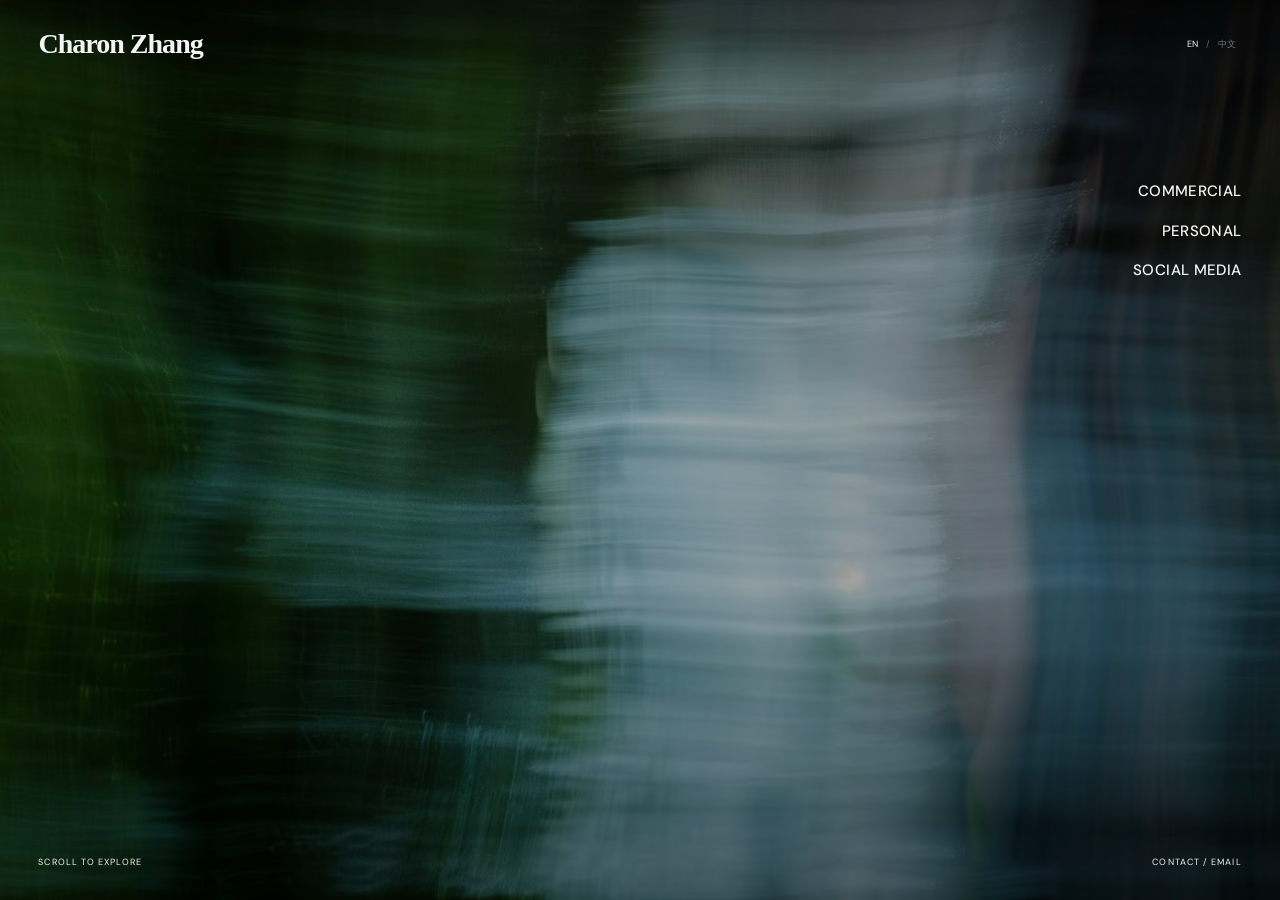
<file: index.html>
<!doctype html>
<html lang="en"><head><meta charset="utf-8"><meta name="viewport" content="width=device-width,initial-scale=1"><meta name="theme-color" content="#101110"><title>Charon Zhang — Film & Visual Stories</title><meta name="description" content="Charon Zhang. Commercial films, personal cinema and social content. A bilingual portfolio of direction, image and sound."><link rel="icon" href="favicon.svg" type="image/svg+xml"><link rel="stylesheet" href="style.css?v=ekit-link-29"><script src="data.js?v=ekit-link-29" defer></script><script src="cover-flow.js?v=ekit-link-29" defer></script><script src="app.js?v=ekit-link-29" defer></script></head><body data-page="index"><a class="skip" href="#main">Skip to content / 跳至内容</a><header id="header"></header><main id="main"></main><footer id="footer"></footer><dialog id="player"><button class="close" aria-label="Close video / 关闭视频">×</button><div id="video-container"></div></dialog></body></html>
</file>
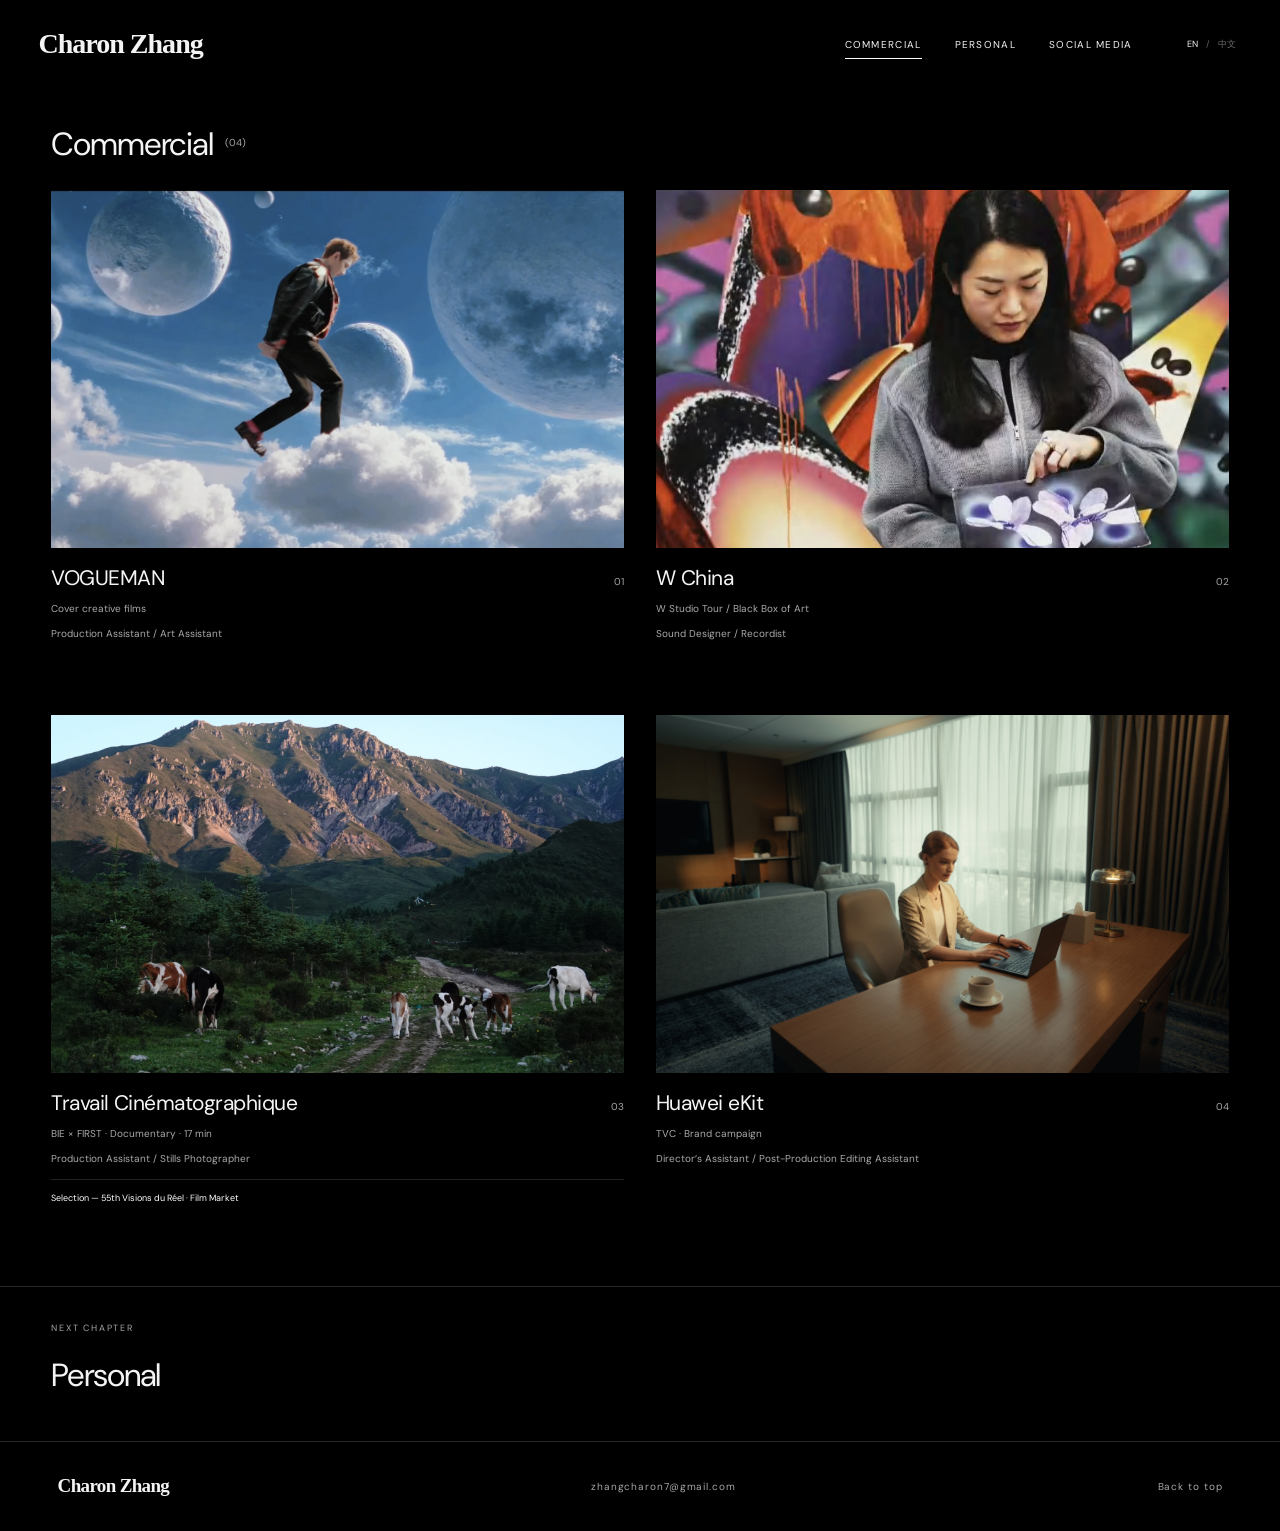
<file: commercial.html>
<!doctype html>
<html lang="en"><head><meta charset="utf-8"><meta name="viewport" content="width=device-width,initial-scale=1"><meta name="theme-color" content="#101110"><title>Charon Zhang — Film & Visual Stories</title><meta name="description" content="Charon Zhang. Commercial films, personal cinema and social content. A bilingual portfolio of direction, image and sound."><link rel="icon" href="favicon.svg" type="image/svg+xml"><link rel="stylesheet" href="style.css?v=ekit-link-29"><script src="data.js?v=ekit-link-29" defer></script><script src="app.js?v=ekit-link-29" defer></script></head><body data-page="commercial"><a class="skip" href="#main">Skip to content / 跳至内容</a><header id="header"></header><main id="main"></main><footer id="footer"></footer><dialog id="player"><button class="close" aria-label="Close video / 关闭视频">×</button><div id="video-container"></div></dialog></body></html>
</file>
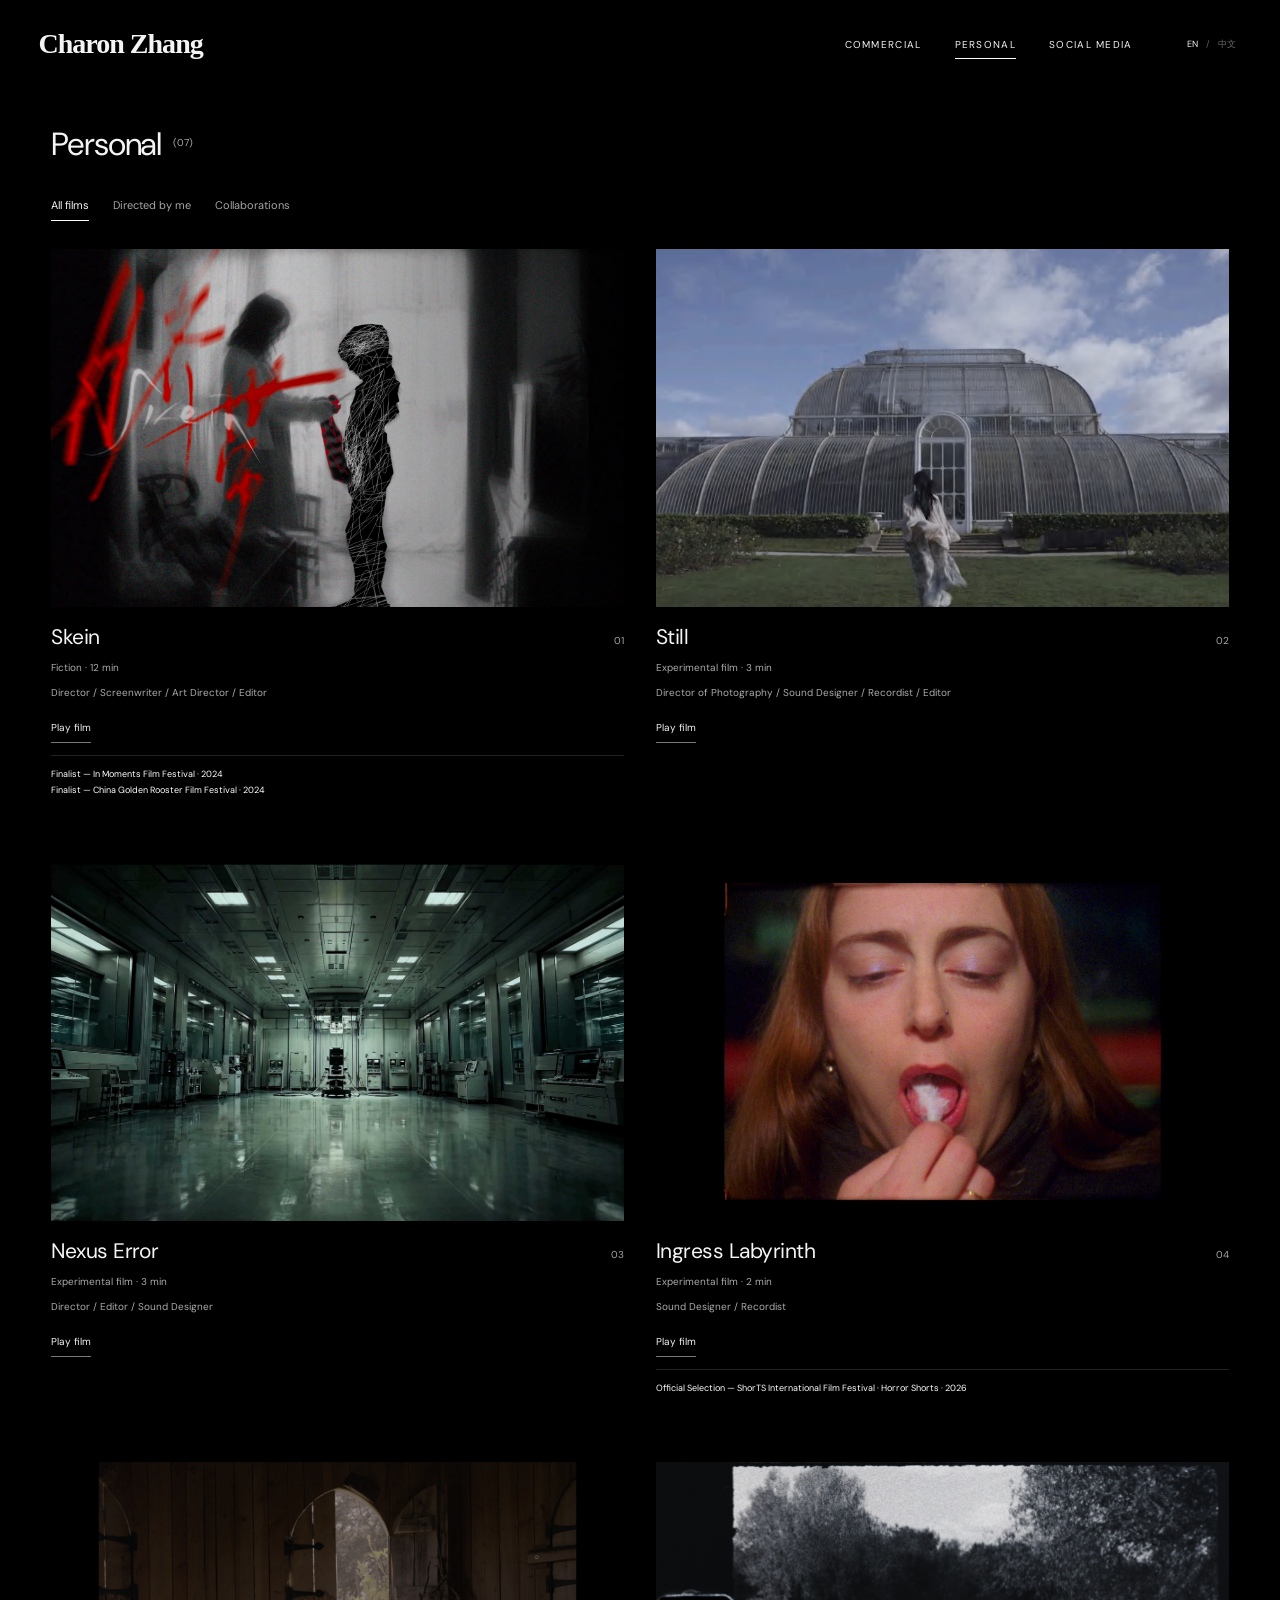
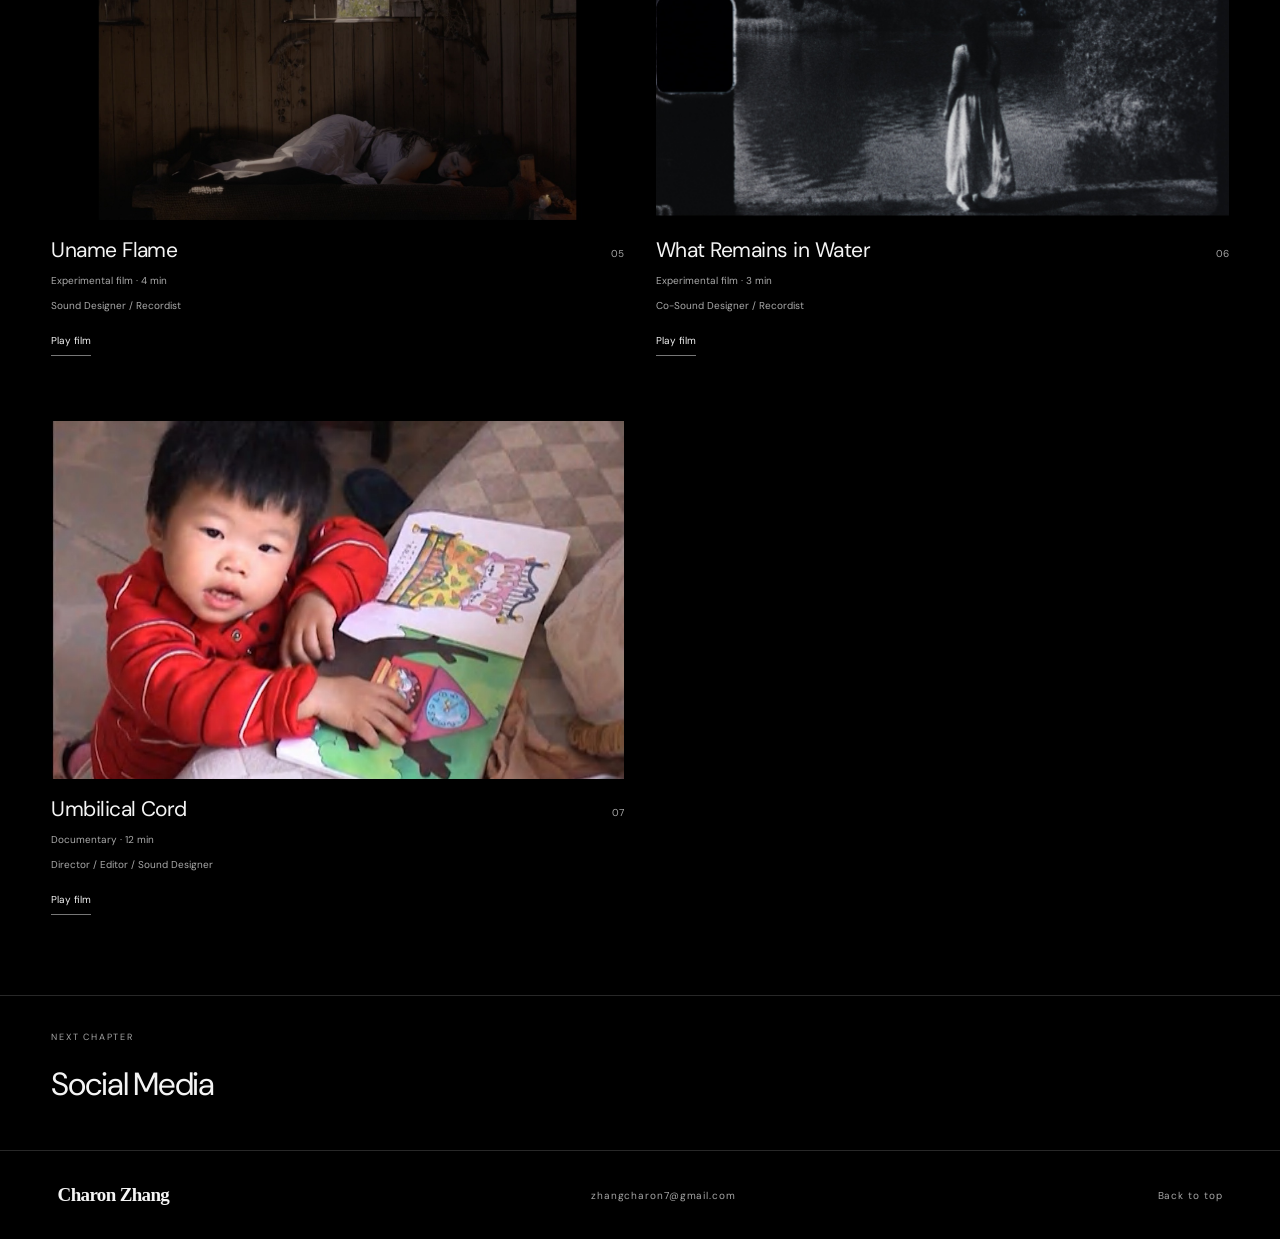
<file: personal.html>
<!doctype html>
<html lang="en"><head><meta charset="utf-8"><meta name="viewport" content="width=device-width,initial-scale=1"><meta name="theme-color" content="#101110"><title>Charon Zhang — Film & Visual Stories</title><meta name="description" content="Charon Zhang. Commercial films, personal cinema and social content. A bilingual portfolio of direction, image and sound."><link rel="icon" href="favicon.svg" type="image/svg+xml"><link rel="stylesheet" href="style.css?v=ekit-link-29"><script src="data.js?v=ekit-link-29" defer></script><script src="app.js?v=ekit-link-29" defer></script></head><body data-page="personal"><a class="skip" href="#main">Skip to content / 跳至内容</a><header id="header"></header><main id="main"></main><footer id="footer"></footer><dialog id="player"><button class="close" aria-label="Close video / 关闭视频">×</button><div id="video-container"></div></dialog></body></html>
</file>
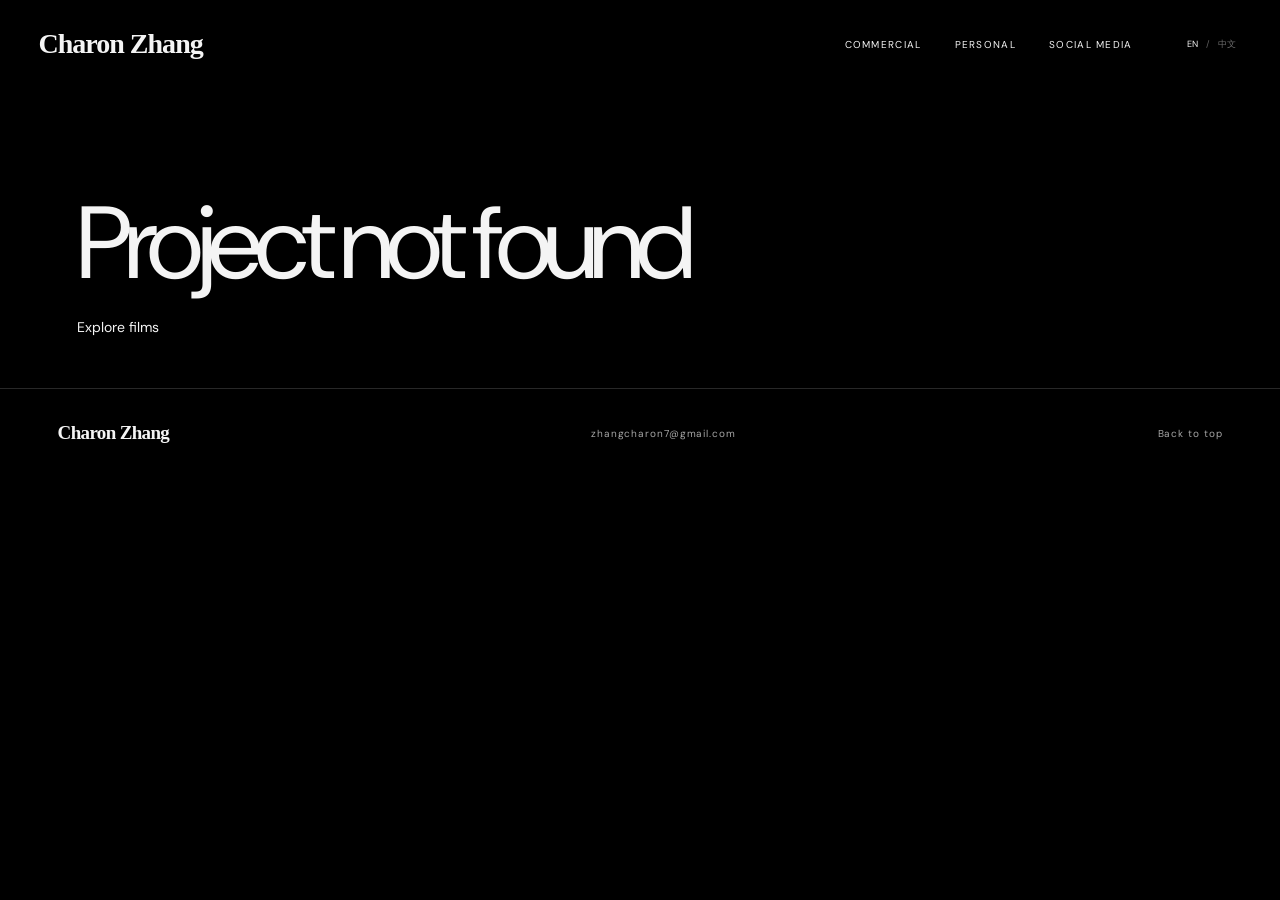
<file: project.html>
<!doctype html>
<html lang="en"><head><meta charset="utf-8"><meta name="viewport" content="width=device-width,initial-scale=1"><meta name="theme-color" content="#101110"><title>Charon Zhang — Film & Visual Stories</title><meta name="description" content="Charon Zhang. Commercial films, personal cinema and social content. A bilingual portfolio of direction, image and sound."><link rel="icon" href="favicon.svg" type="image/svg+xml"><link rel="stylesheet" href="style.css?v=ekit-link-29"><script src="data.js?v=ekit-link-29" defer></script><script src="app.js?v=ekit-link-29" defer></script></head><body data-page="project"><a class="skip" href="#main">Skip to content / 跳至内容</a><header id="header"></header><main id="main"></main><footer id="footer"></footer><dialog id="player"><button class="close" aria-label="Close video / 关闭视频">×</button><div id="video-container"></div></dialog></body></html>
</file>
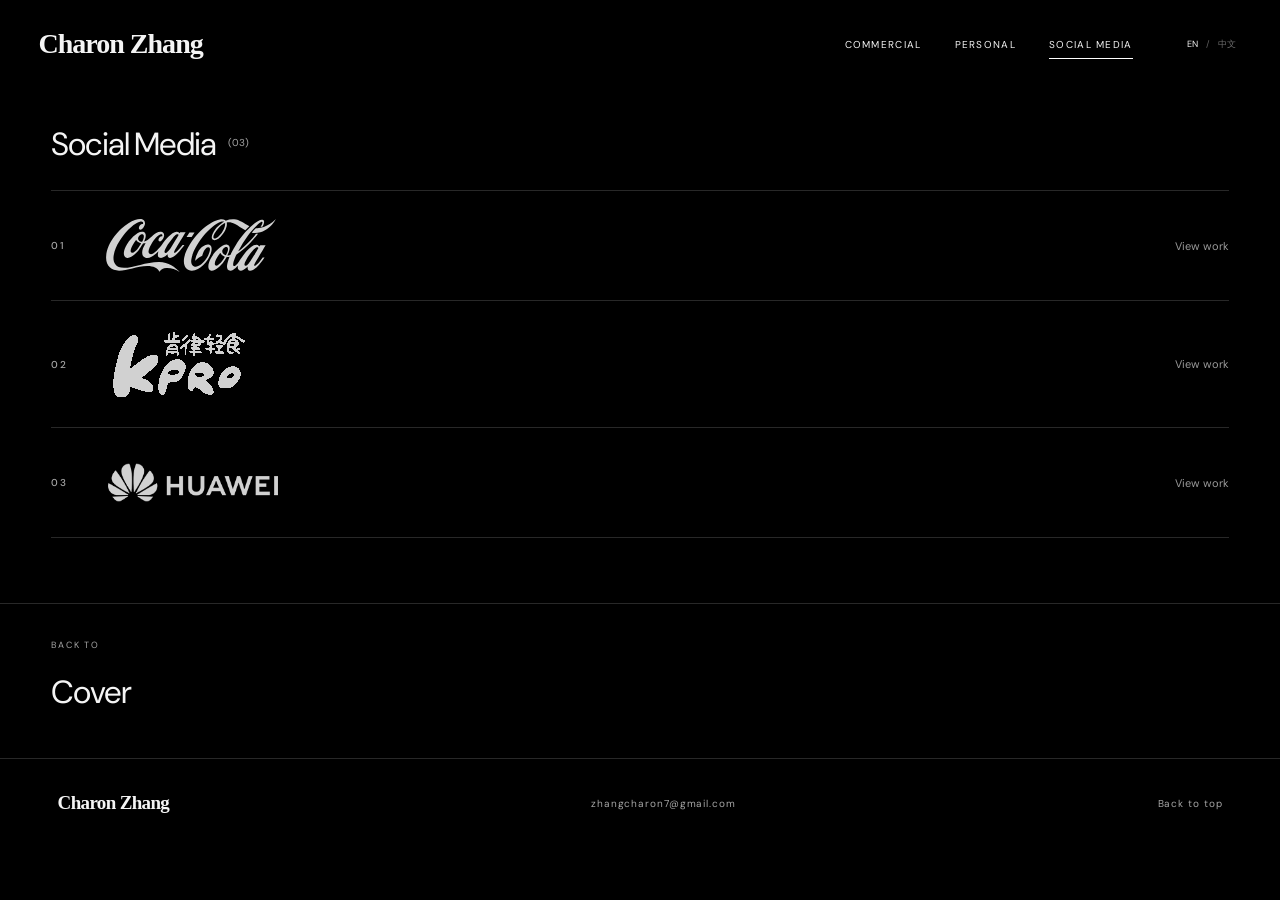
<file: social.html>
<!doctype html>
<html lang="en"><head><meta charset="utf-8"><meta name="viewport" content="width=device-width,initial-scale=1"><meta name="theme-color" content="#101110"><title>Charon Zhang — Film & Visual Stories</title><meta name="description" content="Charon Zhang. Commercial films, personal cinema and social content. A bilingual portfolio of direction, image and sound."><link rel="icon" href="favicon.svg" type="image/svg+xml"><link rel="stylesheet" href="style.css?v=ekit-link-29"><script src="data.js?v=ekit-link-29" defer></script><script src="app.js?v=ekit-link-29" defer></script></head><body data-page="social"><a class="skip" href="#main">Skip to content / 跳至内容</a><header id="header"></header><main id="main"></main><footer id="footer"></footer><dialog id="player"><button class="close" aria-label="Close video / 关闭视频">×</button><div id="video-container"></div></dialog></body></html>
</file>
<file: style.css>
@import url('https://fonts.googleapis.com/css2?family=DM+Sans:wght@400;500;600;700&family=Italiana&display=swap');
:root{--bg:#101110;--text:#eeeee5;--muted:#a5a69e;--line:#33352f;--accent:#d4d6b5}*{box-sizing:border-box}html{scroll-behavior:smooth}body{margin:0;background:var(--bg);color:var(--text);font-family:'DM Sans','Helvetica Neue',Arial,'PingFang SC',sans-serif;font-size:14px;-webkit-font-smoothing:antialiased}a{color:inherit;text-decoration:none}button{color:inherit;font:inherit;cursor:pointer}a,button{-webkit-tap-highlight-color:transparent}a:focus-visible,button:focus-visible{outline:2px solid var(--accent);outline-offset:7px}button{border:0;background:none}img{display:block;width:100%}::selection{background:var(--accent);color:var(--bg)}.skip{position:fixed;top:-100px;left:20px;z-index:20;background:#eee;color:#111;padding:15px}.skip:focus{top:12px}#header{height:112px;padding:32px 4.5%;display:flex;align-items:flex-start;justify-content:space-between;border-bottom:1px solid var(--line);gap:30px}.brand{font-size:18px;font-weight:600;letter-spacing:.07em;white-space:nowrap}.brand span{display:block;margin-top:7px;font-size:9px;font-weight:400;letter-spacing:.2em;color:var(--muted)}nav{display:flex;align-items:center;gap:33px}#header nav>a{font-size:12px;padding:8px 0;position:relative}#header nav>a:after{content:'';position:absolute;bottom:0;left:0;width:0;height:1px;background:var(--accent);transition:width .2s}#header nav>a:hover:after,#header nav>a[aria-current]:after{width:100%}#language{display:flex;gap:8px;align-items:center;margin-left:15px;font-size:10px;white-space:nowrap}#language span{opacity:.45}#language .on{opacity:1}#language i{font-style:normal;opacity:.4}#footer{display:flex;justify-content:space-between;align-items:center;padding:34px 4.5%;font-size:10px;letter-spacing:.09em;color:var(--muted);border-top:1px solid var(--line)}#footer>a:first-child{color:var(--text)}.eyebrow{font-size:10px;letter-spacing:.19em;font-weight:500;color:var(--muted)}.home #header{position:absolute;inset:0 0 auto;z-index:2;border:0}.home .brand span{color:#c6c9c0}.home #footer{display:none}.cover{min-height:760px;height:100svh;position:relative;overflow:hidden;display:flex;align-items:center;padding:130px 7% 140px}.cover-img{position:absolute;inset:0;height:100%;object-fit:cover;object-position:center;filter:brightness(.68)}.cover-shade{position:absolute;inset:0;background:linear-gradient(90deg,rgba(4,9,8,.50),rgba(4,9,8,.06) 58%,rgba(4,9,8,.46)),linear-gradient(0deg,rgba(4,9,8,.75),transparent 42%,rgba(4,9,8,.28))}.cover-intro{position:relative;z-index:1;flex:1}.cover .eyebrow{color:#c8cdc2}.cover h1{font-family:'Italiana',Georgia,serif;font-size:clamp(85px,11.8vw,190px);line-height:.9;font-weight:400;letter-spacing:-.045em;margin:37px 0 27px}.cover h1 em{font-weight:400;font-style:normal;padding-left:7vw}.cover-intro p{font-size:12px;color:#ccd0c8;letter-spacing:.02em;margin-top:35px}.chapters{position:relative;z-index:1;display:flex;flex-direction:column;align-items:stretch;gap:0;width:33%;margin-top:110px}.chapters a{border-bottom:1px solid #8d928b60;display:flex;align-items:center;gap:18px;padding:27px 0;font-size:clamp(20px,2.3vw,37px);font-weight:400}.chapters a:first-child{border-top:1px solid #8d928b60}.chapter-num{font-size:10px;color:#bdc3b9;align-self:flex-start;margin-top:6px}.chapters b{margin-left:auto;font-size:25px;font-weight:400;transition:transform .25s}.chapters a:hover b{transform:translate(4px,-4px)}.chapters a:hover{color:var(--accent)}.cover-bottom{position:absolute;bottom:35px;left:4.5%;right:4.5%;display:flex;justify-content:space-between;color:#b6bdb2;font-size:9px;letter-spacing:.14em}.page-intro{padding:75px 6% 52px}.page-intro h1{font-size:clamp(58px,8vw,120px);line-height:1;font-weight:400;letter-spacing:-.07em;margin:29px 0 24px}.project-count{font-size:14px;vertical-align:top;display:inline-block;letter-spacing:0;padding-top:10px;padding-left:20px;color:var(--muted)}.page-intro p{color:var(--muted);font-size:14px}.project-grid{padding:0 6% 100px;display:grid;grid-template-columns:1fr 1fr;column-gap:4%;row-gap:72px}.image-link{display:block;position:relative;aspect-ratio:1.7;overflow:hidden;background:#1a1c19}.image-link img{height:100%;object-fit:cover;transition:transform .6s,filter .6s}.image-link:hover img{transform:scale(1.035);filter:brightness(.83)}.image-arrow{position:absolute;right:17px;bottom:17px;border:1px solid #fff8;width:35px;height:35px;border-radius:50%;display:grid;place-items:center;background:#0005}.card-top{display:flex;justify-content:space-between;align-items:baseline;gap:15px;margin-top:20px}.card-top h2{margin:0;font-size:24px;font-weight:400;letter-spacing:-.025em}.index{font-size:10px;color:var(--muted)}.card-type{font-size:11px;color:var(--muted);margin-top:10px}.role{font-size:12px;margin:12px 0;line-height:1.7}.card-selection{border-top:1px solid var(--line);padding-top:12px;margin-top:18px;font-size:10px;line-height:1.8;color:var(--accent)}.card-selection span{display:block}.portrait-card .image-link img{object-position:center 42%}.filters{display:flex;gap:25px;padding:0 6% 35px}.filters button{font-size:11px;padding:8px 0;color:var(--muted);border-bottom:1px solid transparent}.filters button[aria-pressed=true]{border-color:var(--accent);color:var(--text)}.next-chapter{display:grid;grid-template-columns:1fr auto;gap:20px;padding:48px 6% 60px;border-top:1px solid var(--line)}.next-chapter span{font-size:10px;letter-spacing:.2em;grid-column:1/-1;color:var(--muted)}.next-chapter strong{font-weight:400;font-size:clamp(34px,5vw,72px);letter-spacing:-.04em}.next-chapter b{font-weight:400;font-size:48px}.social .project-grid{gap:8%}.social .image-link{aspect-ratio:4/5}.social .image-link img{object-fit:contain;background:#1a1c19}.detail-top{display:flex;justify-content:space-between;padding:35px 6% 0;font-size:10px;letter-spacing:.05em;color:var(--muted);gap:20px}.film-header{padding:48px 6% 35px}.film-header h1{font-size:clamp(40px,6.5vw,94px);line-height:1.05;letter-spacing:-.055em;font-weight:400;margin:0 0 22px}.film-header p{font-size:12px;color:var(--muted)}.film-image{margin:0 6%;height:min(65vw,690px);background:#191b18}.film-image img{height:100%;object-fit:cover}.film-image.contain img,.film-image.social-image img{object-fit:contain}.film-info{display:grid;grid-template-columns:1.3fr 1fr;gap:13%;padding:65px 9% 35px}.synopsis{font-size:21px;line-height:1.65;font-weight:400;margin-top:22px}.credits p{font-size:13px;line-height:1.8;margin:15px 0 26px}.selections{list-style:none;padding:0;margin:14px 0}.selections li{padding:9px 0;color:var(--accent);font-size:12px;line-height:1.75}.watch{padding:10px 9% 65px}.watch-links{display:flex;gap:15px;flex-wrap:wrap;margin:22px 0}.watch-item{display:flex;align-items:center;gap:18px;flex-wrap:wrap}.watch-item a,.watch-button{padding:14px 18px;border:1px solid #55594c;font-size:12px;transition:background .2s}.watch-item a:hover,.watch-button:hover{background:#30332a}.watch-button{background:var(--accent);color:#101110}.watch-button:hover{color:var(--text)}.platform-note,.unavailable{color:var(--muted);font-size:11px;line-height:1.8}.unavailable{margin-top:22px}.stills{padding:0 6% 70px}.stills>.eyebrow{margin-bottom:25px}.stills-grid{display:grid;grid-template-columns:1fr 1fr;gap:28px}.stills figure{margin:0}.stills img{aspect-ratio:16/10;object-fit:contain;background:#181a17}.stills figcaption{margin-top:10px;font-size:9px;color:var(--muted)}.stills-grid.vertical{grid-template-columns:repeat(4,1fr)}.stills-grid.vertical img{aspect-ratio:2/3;object-fit:contain}.detail .next-chapter{margin-top:20px}dialog{background:#111;color:#eee;border:1px solid #444;padding:50px 20px 20px;width:min(1080px,94vw);max-width:94vw}dialog::backdrop{background:#000d}.close{position:absolute;right:15px;top:7px;font-size:30px}.close:hover{color:var(--accent)}iframe{width:100%;aspect-ratio:16/9;border:0}#video-container>a{display:block;font-size:12px;margin-top:15px;text-align:center}html[lang=zh-CN] .page-intro h1{letter-spacing:-.03em}html[lang=zh-CN] .synopsis{font-size:19px;line-height:1.9}html[lang=zh-CN] .chapters a{letter-spacing:.04em}@media(min-width:1600px){.cover{padding-left:10%;padding-right:10%}.project-grid{padding-left:10%;padding-right:10%}.page-intro{padding-left:10%}}@media(max-width:800px){#header{height:auto;min-height:100px;padding:24px 5%;gap:20px;align-items:flex-start}.brand{font-size:14px}.brand span{font-size:7px}nav{gap:15px}#header nav>a{font-size:10px}#language{margin-left:0;font-size:9px;gap:4px}.cover{padding:145px 7% 100px;min-height:740px;flex-direction:column;align-items:stretch;justify-content:center}.cover-intro{flex:0}.cover h1{font-size:110px;margin:25px 0}.cover h1 em{padding-left:12vw}.cover-intro p{font-size:11px;margin-top:25px}.chapters{width:100%;margin-top:40px}.chapters a{padding:18px 0;font-size:26px}.chapter-num{margin-top:4px}.cover-bottom{font-size:8px;gap:30px;bottom:24px}.cover-bottom span:last-child{text-align:right}.page-intro{padding-top:50px}.page-intro h1{font-size:64px}.project-grid{gap:45px 25px}.card-top h2{font-size:21px}.film-info{gap:7%;padding-left:6%;padding-right:6%}.synopsis{font-size:18px}.watch{padding-left:6%;padding-right:6%}.stills-grid.vertical{grid-template-columns:repeat(3,1fr)}#footer{gap:20px;font-size:8px}}@media(max-width:560px){#header{flex-wrap:wrap;gap:19px;padding:22px 6%}.brand{width:100%;display:flex;justify-content:space-between;align-items:center}.brand span{margin:0;font-size:7px}#header nav{width:100%;justify-content:space-between;gap:10px}#header nav>a{font-size:11px}.cover{min-height:850px;padding-top:175px}.cover h1{font-size:100px}.cover .eyebrow{font-size:8px}.cover-intro p{max-width:240px;line-height:1.8}.cover-bottom{line-height:1.8}.project-grid{grid-template-columns:1fr;row-gap:42px;padding-bottom:65px}.page-intro{padding-top:45px;padding-bottom:32px}.page-intro h1{font-size:52px;letter-spacing:-.065em}.project-count{font-size:10px;padding-left:12px}.page-intro p{font-size:12px}.image-link{aspect-ratio:1.65}.card-top h2{font-size:25px}.social .image-link{aspect-ratio:1}.filters{gap:25px}.detail-top{font-size:9px;padding-top:27px}.detail-top span{text-align:right;max-width:65%}.film-header{padding-top:36px}.film-header h1{font-size:44px}.film-image{height:65vw}.film-image.contain,.film-image.social-image{height:100vw}.film-info{grid-template-columns:1fr;gap:25px;padding-top:36px}.synopsis{font-size:18px}.credits{border-top:1px solid var(--line);padding-top:27px}.credits p{font-size:12px}.stills-grid{grid-template-columns:1fr;gap:25px}.stills-grid.vertical{grid-template-columns:repeat(2,1fr);gap:15px}.watch-links{flex-direction:column;align-items:flex-start;gap:12px}.next-chapter{padding-top:34px;padding-bottom:40px}.next-chapter b{font-size:32px}#footer{flex-wrap:wrap;line-height:1.6}#footer span{display:none}}@media(prefers-reduced-motion:reduce){html{scroll-behavior:auto}*,*:before,*:after{transition:none!important;animation:none!important}}

/* An independent typographic cover, without a film still. */
.cover{background:#1b211e;min-height:680px}.cover-art{position:absolute;inset:0;overflow:hidden;background:radial-gradient(ellipse at 70% 30%,#38413955,transparent 60%),linear-gradient(145deg,#1c2420,#141915 70%)}.cover-art:before{content:'';position:absolute;top:19%;bottom:18%;left:62%;width:1px;background:#adb9aa20}.cover-art:after{content:'';position:absolute;top:19%;left:4.5%;right:4.5%;height:1px;background:#adb9aa20}.cover-art span{position:absolute;bottom:-.27em;left:34%;font-family:Georgia,serif;font-size:58vw;line-height:1;color:#a3b3a006;letter-spacing:-.13em;user-select:none}.cover-shade{background:linear-gradient(0deg,#080d0933,transparent 40%)}.chapters a:hover{background:#d4d6b506}.cover h1{color:#f1efdf}.cover-intro p{color:#bec6ba}@media(max-width:560px){.cover{min-height:850px}.cover-art:before{left:94%;top:17%;bottom:10%}.cover-art:after{top:17%}.cover-art span{bottom:18%;left:30%;font-size:100vw}}
/* Pure-black, film-first direction following the supplied reference. */
:root{--bg:#000;--text:#f4f4f4;--muted:#a6a6a6;--line:#282828;--accent:#fff}.cover{background:#000}.cover-art,.cover-shade{display:none}.cover{padding:150px 7% 125px;align-items:flex-end}.cover-intro{margin-bottom:25px}.cover h1{font-family:'DM Sans','Helvetica Neue',Arial,sans-serif;font-size:clamp(72px,9vw,136px);font-weight:500;line-height:.91;letter-spacing:-.075em;margin:27px 0;color:#fff}.cover h1 em{padding-left:0}.cover .eyebrow{color:#a6a6a6;font-size:9px}.cover-intro p{color:#aaa;font-size:11px;margin-top:28px}.chapters{align-self:flex-start;margin-top:0;width:29%;gap:8px}.chapters a,.chapters a:first-child{border:0;padding:9px 0;font-size:18px}.chapters a:hover{background:none}.chapter-num{color:#777;font-size:9px;margin-top:4px}.chapters b{font-size:19px}.cover-bottom{color:#999}.home .brand span{color:#999}.image-link,.social .image-link img,.film-image,.stills img{background:#101010}.watch-item a:hover,.watch-button:hover{background:#242424}.watch-button:hover{color:#fff}.watch-item a,.watch-button{border-color:#666}@media(max-width:800px){.cover{align-items:stretch;justify-content:flex-end}.cover-intro{margin-bottom:45px}.cover h1{font-size:100px}.chapters{width:100%;margin-top:0;align-self:stretch;gap:4px}.chapters a{font-size:21px;padding:13px 0}}@media(max-width:560px){.cover{min-height:760px;padding:160px 7% 105px}.cover h1{font-size:88px}.cover h1 em{padding-left:0}.cover-intro{margin-bottom:38px}.cover-intro p{margin-top:22px}.chapters a{font-size:20px}.cover-bottom{font-size:7px}}
.brand-index{display:flex;gap:34px;margin:0 6% 55px;padding-bottom:24px;border-bottom:1px solid #333;font-size:12px}.brand-sections{padding:0 6%}.brand-section{display:grid;grid-template-columns:30% 1fr;gap:12%;padding:10px 0 75px;margin-bottom:65px;border-bottom:1px solid #282828;scroll-margin-top:30px}.brand-summary h2{font-size:43px;font-weight:400;letter-spacing:-.04em;margin:20px 0}.brand-summary .role{font-size:11px;color:#aaa}.brand-poster{display:block;margin:27px 0 20px;max-width:230px}.brand-poster img{aspect-ratio:3/4;object-fit:contain;background:#0b0b0b}.brand-details{font-size:11px}.video-groups{padding:0}.video-group{margin-bottom:37px}.video-group h3{font-size:11px;font-weight:400;text-transform:uppercase;letter-spacing:.12em;color:#999;margin:0 0 17px}.video-row{display:flex;align-items:center;gap:20px;border-top:1px solid #333;padding:24px 0;transition:color .2s}.video-row:last-child{border-bottom:1px solid #333}.video-row:hover{color:#aaa}.video-number{font-size:10px;color:#777}.video-name{font-size:18px;line-height:1.4;flex:1}.video-name small{font-size:9px;color:#777;display:block;margin-top:7px;letter-spacing:.04em}.duration{color:#999;font-size:11px}.play-icon{font-size:21px}.brand-films{padding-top:30px}.detail>.video-groups,.detail #main>.video-groups{padding:0 9% 50px}@media(max-width:800px){.brand-section{grid-template-columns:32% 1fr;gap:7%}.brand-summary h2{font-size:30px}.video-name{font-size:16px}}@media(max-width:560px){.brand-index{gap:27px;font-size:11px;margin-bottom:36px}.brand-section{grid-template-columns:1fr;gap:30px;margin-bottom:38px;padding-bottom:38px}.brand-summary{display:grid;grid-template-columns:1fr 92px;column-gap:20px}.brand-summary .eyebrow,.brand-summary h2,.brand-summary .role,.brand-summary .brand-details{grid-column:1}.brand-summary h2{margin:15px 0 7px;font-size:34px}.brand-summary .role{margin-bottom:17px}.brand-poster{grid-column:2;grid-row:1/5;margin:0;align-self:center}.brand-poster img{aspect-ratio:3/4}.brand-films{padding-top:0}.video-row{padding:20px 0;gap:13px}.video-name{font-size:16px}.video-group{margin-bottom:28px}.detail #main>.video-groups{padding-left:6%;padding-right:6%}}

/* Crop the thin white source edge from W China in both presentations. */
.portrait-card .image-link img{transform:scale(1.065);object-position:50% 42%}.portrait-card .image-link:hover img{transform:scale(1.085)}.film-image.w-china-crop{width:min(75%,600px);height:auto;aspect-ratio:918/1211;overflow:hidden;margin:0 auto}.film-image.w-china-crop img{height:100%;object-fit:cover;transform:scale(1.065)}@media(max-width:560px){.film-image.w-china-crop{width:88%;height:auto}}

.brand-poster.brand-logo{width:200px;height:90px;max-width:100%;margin:30px 0;display:flex;align-items:center}.brand-logo img{width:100%;height:100%;aspect-ratio:auto;object-fit:contain;object-position:left center;background:none}.brand-logo img[src$="coca-cola-logo.svg"]{filter:brightness(0) invert(1)}#brand-kpro .brand-logo{width:160px;height:82px}@media(max-width:560px){.brand-poster.brand-logo{width:92px;height:60px;margin:0}#brand-kpro .brand-logo{width:86px;height:55px}}

/* Use the brand mark itself as the heading, once per brand. */
.brand-summary .brand-logo-heading{margin:28px 0 22px}.brand-logo-heading .brand-logo{display:block;width:200px;max-width:100%;height:90px}.brand-logo-heading img{width:100%;height:100%;object-fit:contain;object-position:left center}#brand-kpro .brand-logo-heading .brand-logo{width:160px;height:82px}.brand-summary .brand-details{display:inline-block;margin-top:24px}@media(max-width:560px){.brand-summary{display:block}.brand-summary .brand-logo-heading{margin:22px 0 16px}.brand-summary .brand-details{margin-top:6px}}

/* Quiet brand navigation and direct, framed video playback. */
.social .brand-index a:hover,.social .brand-details:hover{text-decoration:underline;text-underline-offset:5px}
.social .brand-section{grid-template-columns:23% 1fr;gap:8%}.social .brand-films{padding-top:0}.social .brand-summary{align-self:start}
.social-video-grid{display:grid;grid-template-columns:repeat(2,minmax(0,1fr));gap:30px 24px}.social-video{margin:0;min-width:0}.social-video video{display:block;width:100%;height:320px;object-fit:contain;background:#080808}.social-video figcaption{display:flex;justify-content:space-between;gap:12px;padding-top:13px;font-size:12px;line-height:1.5}.social-video figcaption small{color:#888;font-size:10px;white-space:nowrap}.social-external{display:flex;flex-direction:column;gap:10px;padding:18px 0;border-top:1px solid #282828;font-size:13px}.social-external small{color:#999;font-size:10px}.video-group{margin-bottom:46px}.watch-item:has(.inline-film){display:block;width:100%;max-width:900px}.inline-film{display:block;margin-bottom:18px}.watch-item:has(.inline-film)>a{display:inline-block}.cover-bottom #cover-caption{text-transform:none;letter-spacing:.04em}
@media(max-width:800px){.social .brand-section{grid-template-columns:1fr;gap:30px}.social-video video{height:330px}.social .brand-summary{position:static}.social-video-grid{gap:26px 18px}}
@media(max-width:560px){.social-video-grid{grid-template-columns:1fr}.social-video video{height:auto;max-height:480px;aspect-ratio:4/5}.social .brand-index{gap:26px}.social-video figcaption{font-size:12px}}

.video-recognition{font-size:11px;margin:16px 0 8px;color:#eee}.video-metrics{list-style:none;display:flex;flex-wrap:wrap;gap:7px 16px;margin:12px 0 0;padding:0;font-size:11px;line-height:1.6;color:#ccc}.metrics-source{font-size:9px;color:#777;margin:9px 0 0}.brand-performance{margin-top:28px}.brand-performance>p:first-child{font-size:10px;color:#999;line-height:1.6}.brand-performance .video-metrics{display:block}.brand-performance li{margin:7px 0}

/* Brand-first disclosure: no previews until a brand is selected. */
.brand-accordions{margin:0 6% 80px}.brand-accordion{border-top:1px solid #282828;scroll-margin-top:24px}.brand-accordion:last-child{border-bottom:1px solid #282828}.brand-accordion>summary{list-style:none;display:flex;align-items:center;gap:40px;padding:32px 0;cursor:pointer}.brand-accordion>summary::-webkit-details-marker{display:none}.brand-accordion>summary::marker{content:''}.brand-accordion>summary:focus-visible{outline:1px solid #fff;outline-offset:6px}.brand-accordion summary h2{font-size:42px;font-weight:400;margin:0;letter-spacing:-.04em}.brand-accordion summary .brand-logo{display:block;width:190px;height:75px}.brand-accordion summary .brand-logo img{height:100%;object-fit:contain;object-position:left center}#brand-kpro summary .brand-logo{width:155px}.brand-toggle-label{margin-left:auto;font-size:11px;color:#999}.when-open{display:none}.brand-accordion[open] .when-open{display:inline}.brand-accordion[open] .when-closed{display:none}.brand-content{display:grid;grid-template-columns:23% 1fr;gap:8%;padding:20px 0 45px}.brand-accordion:not([open])>.brand-content{display:none}.brand-accordion summary:hover .brand-toggle-label{color:#fff}@media(max-width:800px){.brand-content{grid-template-columns:1fr;gap:30px}.brand-accordion>summary{gap:25px}}@media(max-width:560px){.brand-accordion summary .brand-logo{width:150px;height:62px}#brand-kpro summary .brand-logo{width:130px}.brand-accordion summary h2{font-size:36px}.brand-accordion>summary{gap:20px;padding:25px 0}.brand-toggle-label{font-size:10px}.brand-accordions{margin-bottom:55px}}

.card-play{padding:8px 0;border-bottom:1px solid #777;margin-top:4px;font-size:11px}.card-play:hover{border-color:#fff}.image-arrow{display:none}

.personal-detail .watch{padding:26px 6% 15px}.personal-detail .watch-links{display:block;margin:14px 0}.personal-detail .watch-item:has(.inline-film){max-width:1100px;margin:0 auto}.personal-detail .film-header{padding-top:25px}.personal-detail .film-info{padding-top:18px}.personal-detail .inline-film{max-height:72svh}.personal-detail .watch>.eyebrow{max-width:1100px;margin:auto}

/* Four full-height chapters, using native touch and wheel scroll snapping. */
body.home{overflow:hidden}.home #header{position:fixed;background:linear-gradient(#000 68%,transparent);height:112px;z-index:5}.home #main{height:100svh;overflow-y:auto;overflow-x:hidden;scroll-snap-type:y mandatory;scroll-behavior:smooth;overscroll-behavior-y:contain}.home #main:focus{outline:none}.home .home-panel{min-height:100svh;scroll-snap-align:start;scroll-snap-stop:always;box-sizing:border-box}.home .cover{height:100svh;min-height:100svh}.chapter-panel{padding:150px 7% 70px;display:grid;grid-template-columns:1fr 1.2fr;gap:7%;align-items:center;border-top:1px solid #222}.chapter-heading h2{font-size:clamp(44px,6.3vw,100px);font-weight:400;line-height:1.02;letter-spacing:-.06em;margin:28px 0}.chapter-heading p{color:#aaa;font-size:12px;line-height:1.8}.chapter-enter{display:inline-block;font-size:12px;margin-top:27px;padding:12px 0;border-bottom:1px solid #777}.chapter-visual{display:block;min-width:0}.chapter-visual img{width:100%;height:55svh;max-height:600px;object-fit:cover}.chapter-brands{display:flex;flex-direction:column;align-items:center;gap:50px;padding:30px}.chapter-brands img{object-fit:contain;width:190px;height:90px}.chapter-brands img:first-child{filter:brightness(0) invert(1)}.chapter-brands span{font-size:55px;font-weight:400;letter-spacing:-.04em}.home .cover-bottom{gap:20px}.home .cover-bottom a{overflow-wrap:anywhere}@media(max-width:800px){.chapter-panel{grid-template-columns:1fr;padding:140px 7% 55px;gap:30px;align-content:center}.chapter-heading h2{font-size:60px;margin:16px 0}.chapter-heading p{margin:10px 0}.chapter-enter{margin-top:6px}.chapter-visual img{height:32svh}.chapter-brands{flex-direction:row;gap:25px;padding:20px 0;justify-content:space-between}.chapter-brands img{width:30%;height:65px}.chapter-brands span{font-size:40px}.home .cover{justify-content:center}.home .chapters{margin-top:0}}@media(max-width:560px){.home #header{height:128px}.home .cover{padding:155px 7% 100px;justify-content:center}.home .cover h1{font-size:clamp(65px,20vw,88px)}.home .cover-intro{margin-bottom:24px}.home .chapters a{padding:10px 0;font-size:20px}.home .cover-bottom{bottom:22px;align-items:flex-end}.home .cover-bottom span{max-width:42%;font-size:8px}.home .cover-bottom a{max-width:55%;text-align:right;font-size:9px}.chapter-panel{padding:145px 7% 38px;gap:25px}.chapter-heading h2{font-size:clamp(42px,12vw,60px)}.chapter-visual img{height:29svh}.chapter-brands{gap:18px}.chapter-brands span{font-size:34px}}@media(max-height:650px){.home #main{scroll-snap-type:y proximity}.home .cover{min-height:650px}.chapter-panel{min-height:650px}}@media(prefers-reduced-motion:reduce){.home #main{scroll-behavior:auto}}

img[src$="huawei-logo.png"]{filter:brightness(0) invert(1)}

/* Cinematic portfolio: image-led cover, quiet navigation and compact credits. */
.visually-hidden{position:absolute;width:1px;height:1px;overflow:hidden;clip-path:inset(50%);white-space:nowrap}
#header{height:88px;padding:25px 3%;align-items:center;border:0}.brand{font-size:14px;letter-spacing:.08em}.brand span{display:none}#header nav>a{text-transform:uppercase;font-size:10px;letter-spacing:.13em}#language{font-size:9px}
.home #header{height:88px;background:linear-gradient(#0005,transparent);align-items:center}.home .cover{padding:0;min-height:100svh;height:100svh;display:block;background:#000}.cover-background{position:absolute;inset:0;width:100%;height:100%;object-fit:cover;object-position:50% 50%}.cover-overlay{position:absolute;inset:0;background:linear-gradient(90deg,#0001 30%,#0004),linear-gradient(0deg,#0005,transparent 30%)}.home .chapters{position:absolute;right:3%;top:20%;width:auto;display:flex;flex-direction:column;align-items:flex-end;gap:12px;margin:0}.home .chapters a{font-size:15px;font-weight:500;text-transform:uppercase;letter-spacing:.025em;line-height:1.5;padding:0;border:0}.home .chapters a:hover{opacity:.6}.home .cover-bottom{left:3%;right:3%;bottom:32px;align-items:center;font-size:9px;letter-spacing:.12em;color:#eee}.home .cover-bottom a{max-width:none;text-align:initial}
.home .chapter-panel{position:relative;display:flex;align-items:flex-end;min-height:100svh;height:100svh;padding:0 4% 7%;border:0;overflow:hidden}.cinematic-panel .chapter-visual{position:absolute;inset:0}.cinematic-panel .chapter-visual:after{content:'';position:absolute;inset:0;background:linear-gradient(0deg,#000b,transparent 65%)}.cinematic-panel .chapter-visual img{width:100%;height:100%;max-height:none;object-fit:cover}.chapter-heading{position:relative;z-index:1;pointer-events:none}.chapter-heading a{pointer-events:auto}.home .chapter-heading h2{font-size:clamp(42px,6vw,80px);letter-spacing:-.045em;margin:16px 0;line-height:1.06}.home .chapter-heading .eyebrow{color:#ccc;font-size:9px}.home .chapter-enter{font-size:10px;text-transform:uppercase;letter-spacing:.14em;padding:8px 0;margin-top:8px;border-bottom:1px solid #ffffff60}.home .social-panel{align-items:center;justify-content:space-between;padding:100px 8% 60px;background:#000}.social-panel .chapter-brands{display:flex;flex-direction:column;gap:45px;width:35%;padding:0}.chapter-brands a{display:flex;justify-content:center;width:100%;padding:15px}.chapter-brands img{width:190px;height:75px;object-fit:contain}.chapter-brands img[src$="coca-cola-logo.svg"]{filter:brightness(0) invert(1)}
.listing .page-intro{padding:40px 4% 30px;display:flex;align-items:baseline;gap:20px}.listing .page-intro>.eyebrow,.listing .page-intro>p{display:none}.listing .page-intro h1{font-size:32px;margin:0;letter-spacing:-.035em}.listing .project-count{font-size:10px;vertical-align:top;padding-left:12px}.listing .filters{padding:0 4% 28px;gap:24px}.listing .project-grid{padding:0 4% 80px;gap:65px 32px}.listing .image-link{aspect-ratio:16/10}.listing .card-top{margin-top:16px}.listing .card-top h2{font-size:21px}.listing .card-type,.listing .role{font-size:10px;color:#aaa;line-height:1.7;margin:8px 0}.listing .card-selection{font-size:9px;margin-top:12px;padding-top:10px;border-color:#222}.listing .card-play{font-size:10px}.next-chapter{padding:35px 4% 45px}.next-chapter strong{font-size:32px}.next-chapter span{font-size:9px}.social .brand-accordions{margin:0 4% 65px}.social .brand-accordion>summary{padding:22px 0}.social .brand-accordion summary .brand-logo{width:170px;height:65px}.social #brand-kpro summary .brand-logo{width:140px}.social .brand-content{gap:6%;padding-top:16px}.social .brand-films{padding-top:0}.social .video-group h3{font-size:10px}.film-header h1{font-size:clamp(34px,5vw,68px)}
@media(max-width:600px){#header,.home #header{height:110px;min-height:0;padding:22px 6%;display:flex;flex-wrap:wrap;gap:14px;align-content:flex-start}.brand{font-size:12px;width:100%}#header nav{width:100%;gap:12px;justify-content:space-between}#header nav>a{font-size:8px;letter-spacing:.07em}#language{font-size:8px;gap:4px}.home .cover-background{object-position:52% center}.home .chapters{top:25%;right:6%;gap:15px}.home .chapters a{font-size:14px}.home .cover-bottom{left:6%;right:6%;bottom:26px;font-size:8px}.home .chapter-panel{padding:0 6% 12%;min-height:100svh}.home .chapter-heading h2{font-size:46px}.home .social-panel{padding:140px 6% 55px;flex-direction:column;justify-content:center;align-items:flex-start;gap:40px}.social-panel .chapter-brands{width:100%;flex-direction:row;gap:18px}.chapter-brands a{padding:0;width:33%}.chapter-brands img{width:100%;height:55px}.listing .page-intro{padding:25px 6% 24px}.listing .page-intro h1{font-size:28px}.listing .filters{padding:0 6% 24px;gap:20px}.listing .project-grid{padding:0 6% 60px;row-gap:42px;grid-template-columns:1fr}.listing .card-top h2{font-size:21px}.social .brand-accordions{margin:0 6% 50px}.social .brand-accordion>summary{gap:20px;padding:21px 0}.social .brand-accordion summary .brand-logo{width:145px;height:60px}.social #brand-kpro summary .brand-logo{width:120px}.social .brand-content{grid-template-columns:1fr}.next-chapter strong{font-size:28px}}
.home #header nav>a{display:none}.home #header .brand{width:auto}.home #header nav{width:auto;margin-left:auto}.home #header{flex-wrap:nowrap}.home .cover-bottom{display:flex;justify-content:space-between}

/* Blue paper-plane chapter: responsive framing and readable overlay. */
#chapter-commercial .chapter-visual img{object-position:50% 47%}
#chapter-commercial .chapter-visual:after{background:linear-gradient(0deg,rgba(0,12,23,.78),rgba(0,12,23,.16) 45%,rgba(0,12,23,.1))}
@media(max-width:600px){#chapter-commercial .chapter-visual img{object-position:53% center}#chapter-commercial .chapter-heading{max-width:100%}#chapter-commercial .chapter-heading h2{font-size:clamp(34px,11.8vw,46px)}}
#chapter-commercial .chapter-visual img{transform:scale(1.045)}
.home #header{background:linear-gradient(rgba(0,0,0,.52),transparent)}

#chapter-commercial .chapter-visual img{transform:none;object-position:50% center}#chapter-commercial .chapter-visual:after{background:linear-gradient(0deg,rgba(0,12,23,.5),transparent 45%)}@media(max-width:600px){#chapter-commercial .chapter-visual img{object-position:52% center}}

/* Personal wordmark, matching the supplied bold Georgia reference. */
#header .brand,#footer>a:first-child{font-family:Georgia,'Times New Roman',serif;font-weight:700;font-style:normal;text-transform:none;letter-spacing:-.035em;line-height:1.1}
#header .brand{font-size:28px}#footer>a:first-child{font-size:19px}
@media(max-width:600px){#header .brand{font-size:24px}#footer>a:first-child{font-size:18px}}

/* Fixed composition with local liquid refraction. */
.home .cover-background{transform:none;animation:none;transition:none}
.cover-flow{position:absolute;inset:0;width:100%;height:100%;pointer-events:none;opacity:0;transition:opacity 1s}
.cover-flow.ready{opacity:1}
@media(prefers-reduced-motion:reduce){.cover-flow{display:none}}

/* Quiet project interactions: stable frames, a small camera push and fine rules. */
.listing .image-link img,.cinematic-panel .chapter-visual img{transition:transform 1.1s cubic-bezier(.22,1,.36,1),filter .65s ease}
.listing .image-link:hover img{transform:none;filter:none}
.card-top h2 a,.chapter-heading h2 a,.home .chapters a{background-image:linear-gradient(currentColor,currentColor);background-repeat:no-repeat;background-position:left bottom;background-size:0 1px;padding-bottom:5px;transition:background-size .55s cubic-bezier(.22,1,.36,1),opacity .3s}
.project-card .role{transition:color .5s ease}
.social .brand-accordion{box-sizing:border-box}
.social .brand-accordion summary .brand-logo{opacity:.82;transition:opacity .45s ease}
.social .brand-accordion summary[aria-expanded=true] .brand-logo{opacity:1}
.social .brand-accordion summary[aria-expanded=false] .when-open{display:none}
.social .brand-accordion summary[aria-expanded=false] .when-closed{display:inline}
.social .brand-accordion summary[aria-expanded=true] .when-open{display:inline}
.social .brand-accordion summary[aria-expanded=true] .when-closed{display:none}
@media(hover:hover) and (pointer:fine){
 .listing .project-card:hover .image-link img{transform:scale(1.035);filter:brightness(1.06)}
 .listing .project-card:hover .card-top h2 a,.home .chapters a:hover,.chapter-heading h2 a:hover{background-size:100% 1px}
 .project-card:hover .role{color:#fff}
 .cinematic-panel:has(.chapter-visual:hover) .chapter-visual img,.cinematic-panel:has(.chapter-heading a:hover) .chapter-visual img{transform:scale(1.025)}
 .social .brand-accordion summary:hover .brand-logo{opacity:1}
}
.card-top h2 a:focus-visible,.home .chapters a:focus-visible,.chapter-heading h2 a:focus-visible{background-size:100% 1px}
.project-card:focus-within .image-link img{transform:scale(1.035)}
@media(prefers-reduced-motion:reduce){
 .listing .image-link img,.cinematic-panel .chapter-visual img,.card-top h2 a,.chapter-heading h2 a,.home .chapters a,.project-card .role,.social .brand-accordion summary .brand-logo{transition:none}
 .listing .project-card .image-link img,.cinematic-panel .chapter-visual img{transform:none!important}
}

.platform-metrics{margin-top:16px;padding-bottom:13px;border-bottom:1px solid #222}.platform-metrics .video-metrics{color:#eee}.platform-metrics .metrics-source a{text-underline-offset:3px}.platform-metrics .metrics-source a:hover{text-decoration:underline}

.title-en{display:block;font-family:inherit;font-weight:400;letter-spacing:.04em;color:var(--muted)}.card-top h2 .title-en{font-size:11px;margin-top:7px}.film-header h1 .title-en{font-size:.3em;margin-top:.55em}
</file>
